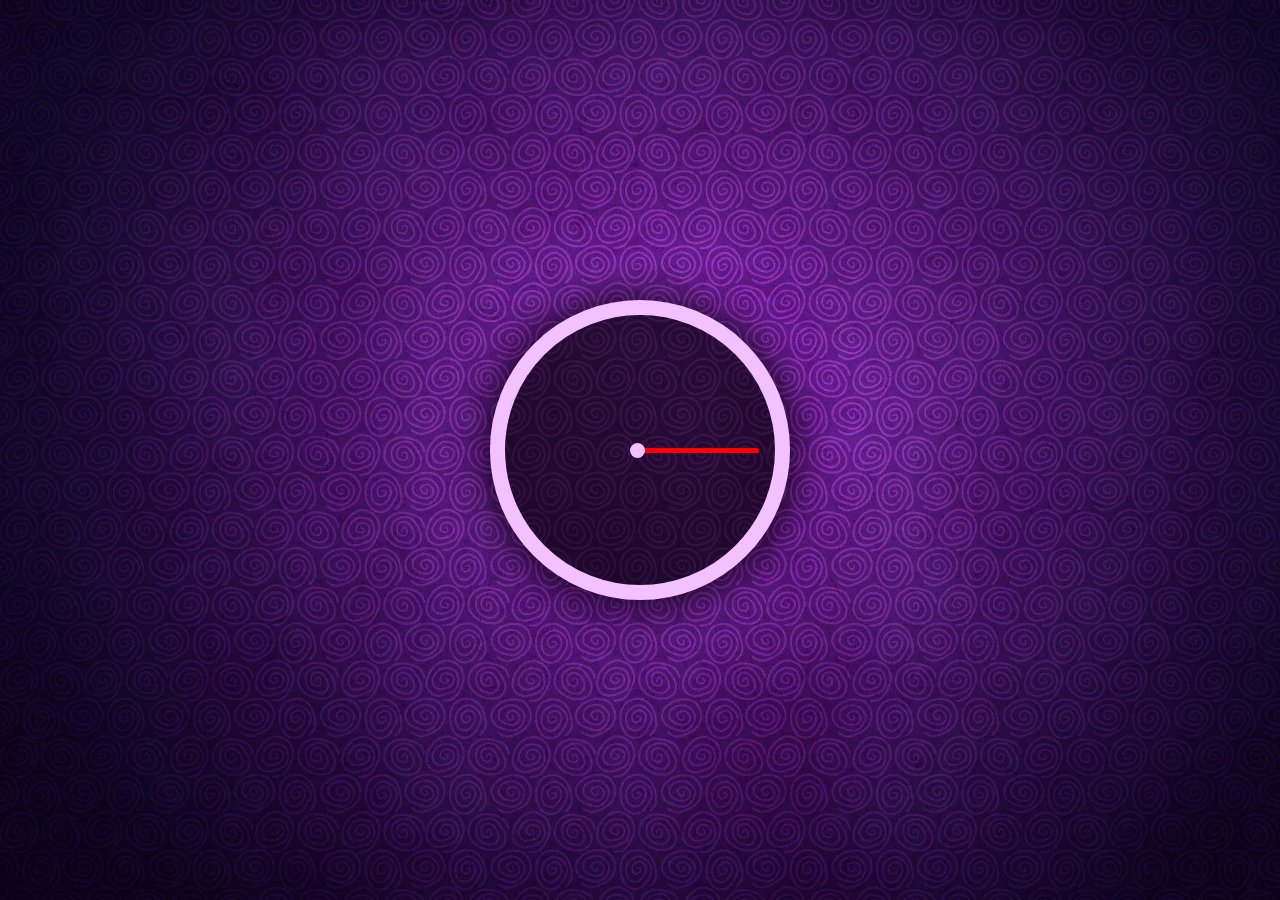
<file: Clock/index.html>
<!DOCTYPE html>
<html lang="en">
  <head>
    <meta charset="UTF-8" />
    <meta http-equiv="X-UA-Compatible" content="IE=edge" />
    <meta name="viewport" content="width=device-width, initial-scale=1.0" />
    <link rel="stylesheet" href="style.css" />
    <title>JS+Css Clock</title>
  </head>
  <body>
    <div class="container">
      <div class="clock">
        <div class="center"></div>
        <div id="hourScarf"></div>
        <div id="minuteScarf"></div>
        <div id="secondScarf"></div>
      </div>
    </div>
  </body>
  <script src="script.js"></script>
</html>
</file>
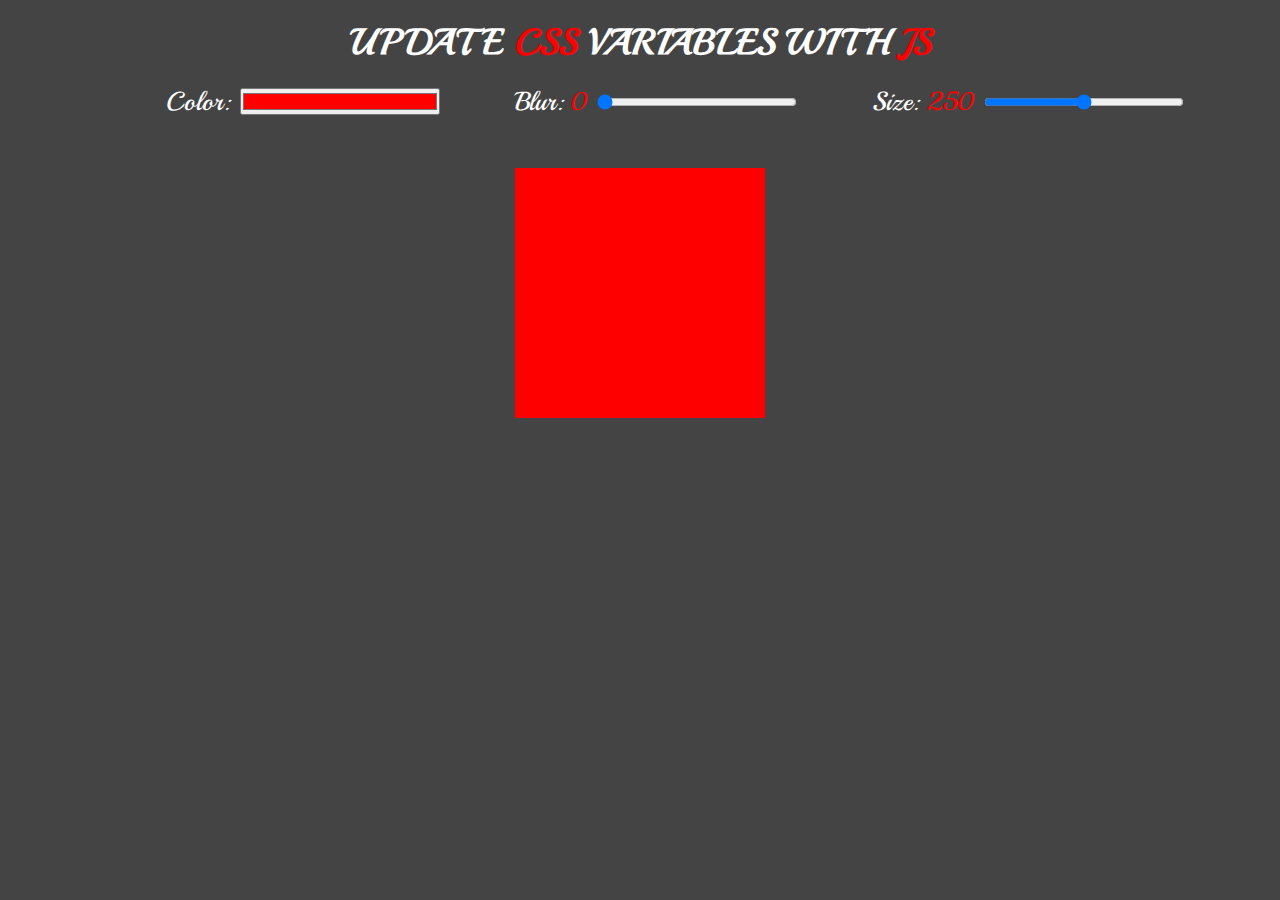
<file: CSS Variables/index.html>
<!DOCTYPE html>
<html lang="en">
<head>
    <meta charset="UTF-8">
    <meta http-equiv="X-UA-Compatible" content="IE=edge">
    <meta name="viewport" content="width=device-width, initial-scale=1.0">
    <link rel="stylesheet" href="style.css">
    <title>CSS Variables</title>
</head>
<body>
    <h1>update <span>css</span> variables with <span>js</span></h1>
    <div id="controls">
        <label for="color">Color:</label>
        <input type="color" name="color" id="color" value="#FF0000">
    
        <label for="blur">Blur: <span id="blurValue">0</span></label>
        <input type="range" name="blur" id="blur" min="0" max="100" value="0" data-suffix="px">
    
        <label for="size">Size: <span id="sizeValue">250</span></label>
        <input type="range" name="size" id="size" min="0" max="500" value="250" data-suffix="px">
    </div>
    <div id="content"></div>
</body>

<script>
    let inputs = document.querySelectorAll("input");
    inputs.forEach(input => input.addEventListener("change",updateValues));
    inputs.forEach(input => input.addEventListener("mousemove",updateValues));
    
    function updateValues(){
        let suffix = this.dataset.suffix || "";
        document.documentElement.style.setProperty(`--${this.name}`, this.value + suffix);
        document.getElementById(`${this.name}Value`).textContent = this.value;
    }
</script>
</html>
</file>
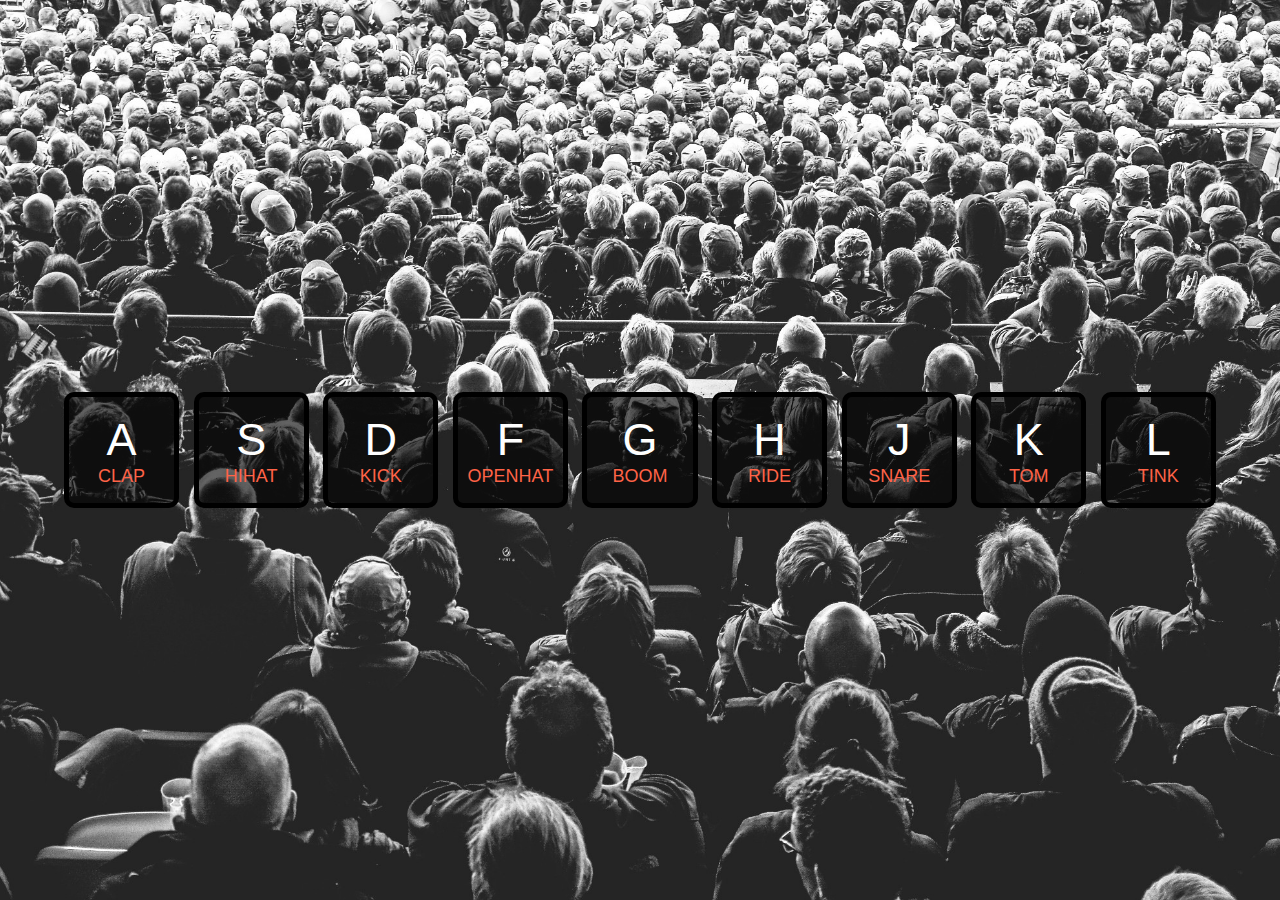
<file: Drum Kit/index.html>
<!DOCTYPE html>
<html lang="en">
<head>
    <meta charset="UTF-8">
    <meta http-equiv="X-UA-Compatible" content="IE=edge">
    <meta name="viewport" content="width=device-width, initial-scale=1.0">
    <link rel="stylesheet" href="style.css">
    <title>01 - JavaScript Drum Kit</title>
</head>
<body>
    <div class="container">
        <button onclick="play(this.getAttribute('key'))" key="a" type="button">
            <span class="letterName">a</span>
            <span class="description">clap</span>
        </button>
        <button onclick="play(this.getAttribute('key'))" key="s" type="button">
            <span class="letterName">s</span>
            <span class="description">hihat</span>
        </button>
        <button onclick="play(this.getAttribute('key'))" key="d" type="button">
            <span class="letterName">d</span>
            <span class="description">kick</span>
        </button>
        <button onclick="play(this.getAttribute('key'))" key="f" type="button">
            <span class="letterName">f</span>
            <span class="description">openhat</span>
        </button>
        <button onclick="play(this.getAttribute('key'))" key="g" type="button">
            <span class="letterName">g</span>
            <span class="description">boom</span>
        </button>
        <button onclick="play(this.getAttribute('key'))" key="h" type="button">
            <span class="letterName">h</span>
            <span class="description">ride</span>
        </button>
        <button onclick="play(this.getAttribute('key'))" key="j" type="button">
            <span class="letterName">j</span>
            <span class="description">snare</span>
        </button>
        <button onclick="play(this.getAttribute('key'))" key="k" type="button">
            <span class="letterName">k</span>
            <span class="description">tom</span>
        </button>
        <button onclick="play(this.getAttribute('key'))" key="l" type="button">
            <span class="letterName">l</span>
            <span class="description">tink</span>
        </button>
    </div>



    <audio key="a" src="sounds/clap.wav"></audio>
    <audio key="s" src="sounds/hihat.wav"></audio>
    <audio key="d" src="sounds/kick.wav"></audio>
    <audio key="f" src="sounds/openhat.wav"></audio>
    <audio key="g" src="sounds/boom.wav"></audio>
    <audio key="h" src="sounds/ride.wav"></audio>
    <audio key="j" src="sounds/snare.wav"></audio>
    <audio key="k" src="sounds/tom.wav"></audio>
    <audio key="l" src="sounds/tink.wav"></audio>
</body>
<script src="script.js"></script>
</html>
</file>
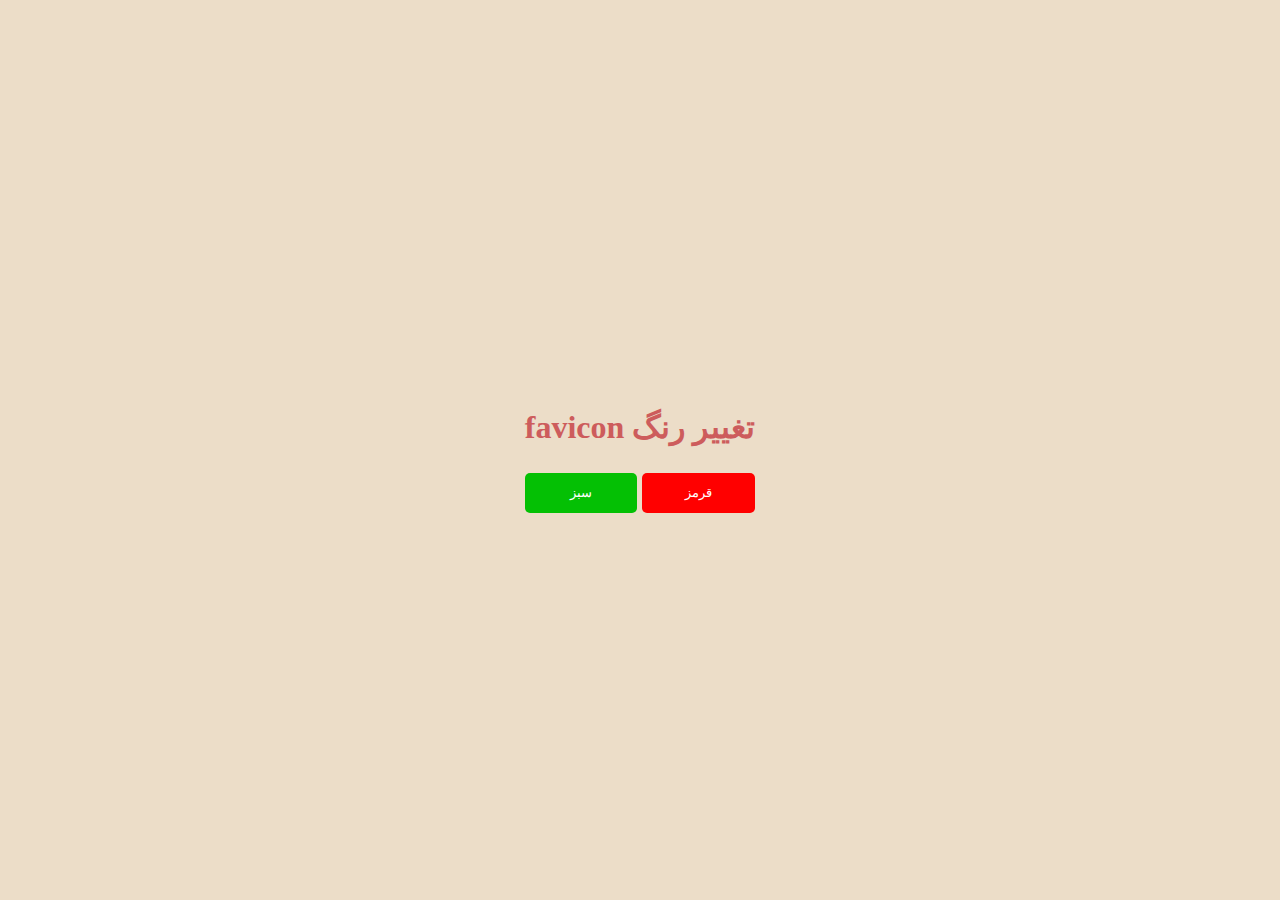
<file: Favicon changer/index.html>
<html lang="en">
<head>
    <meta charset="UTF-8">
    <meta http-equiv="X-UA-Compatible" content="IE=edge">
    <meta name="viewport" content="width=device-width, initial-scale=1.0">
    <link rel="stylesheet" href="styles.css">
    <link id="favIcon" rel="shortcut icon" href="img/faviconTwo.png" type="image/x-icon">
    <title>Document</title>
</head>
<body>
    <div class="container">
        <h1>تغییر رنگ favicon</h1>
        <button class="active" id="green" onclick="toggleFavIcon(this)">سبز</button>
        <button id="red" onclick="toggleFavIcon(this)">قرمز</button>
    </div>
</body>
<script src="script.js"></script>
</html>
</file>
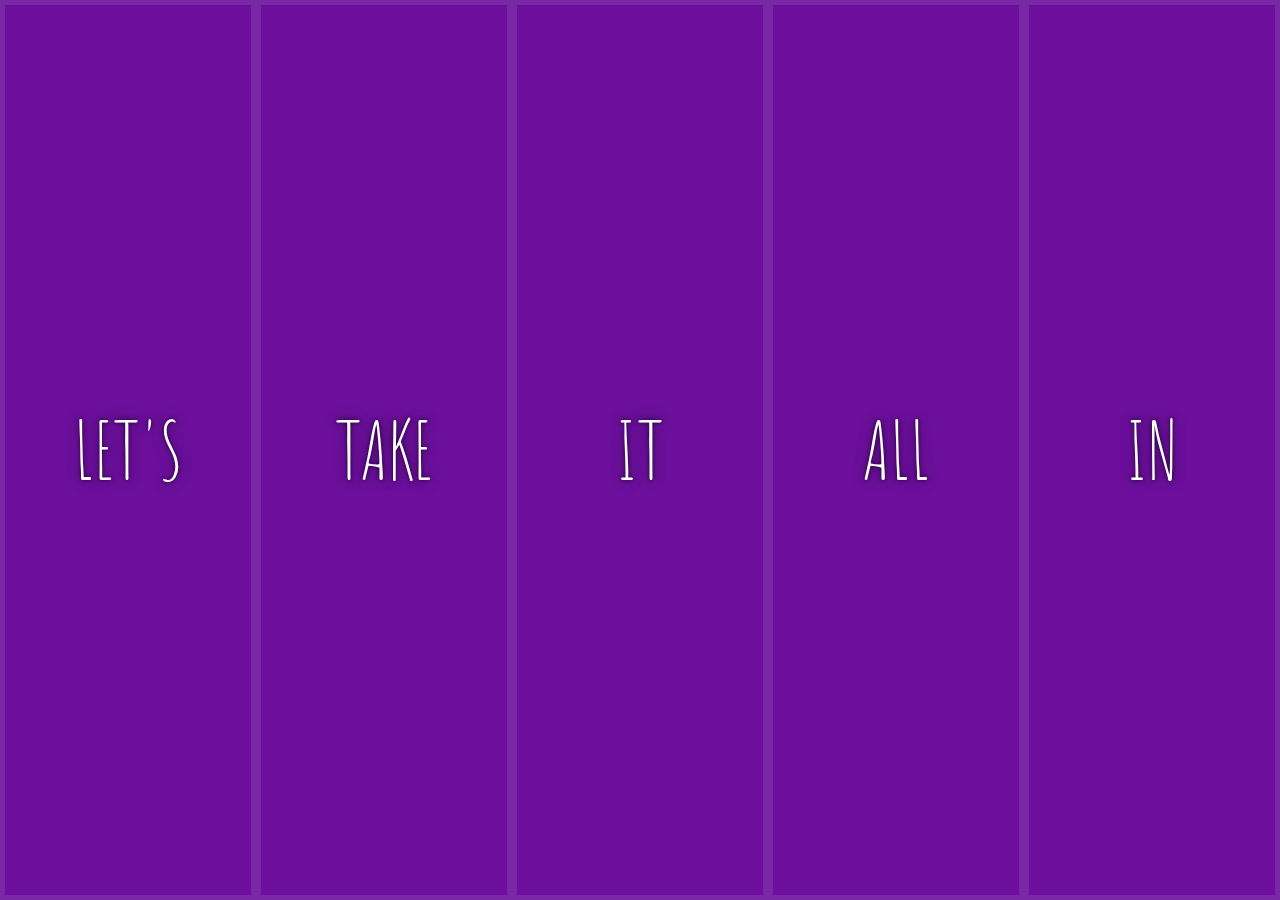
<file: Flex Panel Gallery/index.html>
<!DOCTYPE html>
<html lang="en">
<head>
  <meta charset="UTF-8">
  <title>Flex Panels 💪</title>
  <link href='https://fonts.googleapis.com/css?family=Amatic+SC' rel='stylesheet' type='text/css'>
  <link rel="stylesheet" href="style.css">
</head>
<body>
  <div class="panels">
    <div class="panel panel1">
      <p>Hey</p>
      <p>Let's</p>
      <p>Dance</p>
    </div>
    <div class="panel panel2">
      <p>Give</p>
      <p>Take</p>
      <p>Receive</p>
    </div>
    <div class="panel panel3">
      <p>Experience</p>
      <p>It</p>
      <p>Today</p>
    </div>
    <div class="panel panel4">
      <p>Give</p>
      <p>All</p>
      <p>You can</p>
    </div>
    <div class="panel panel5">
      <p>Life</p>
      <p>In</p>
      <p>Motion</p>
    </div>
  </div>

  <script>
    const panels = document.querySelectorAll(".panel");
    panels.forEach(panel => panel.addEventListener('click', function() {
      panel.classList.toggle('open');
      setTimeout(function(){
        panel.classList.toggle('open-active');
      },500);
    }));
  </script>



</body>
</html>
</file>
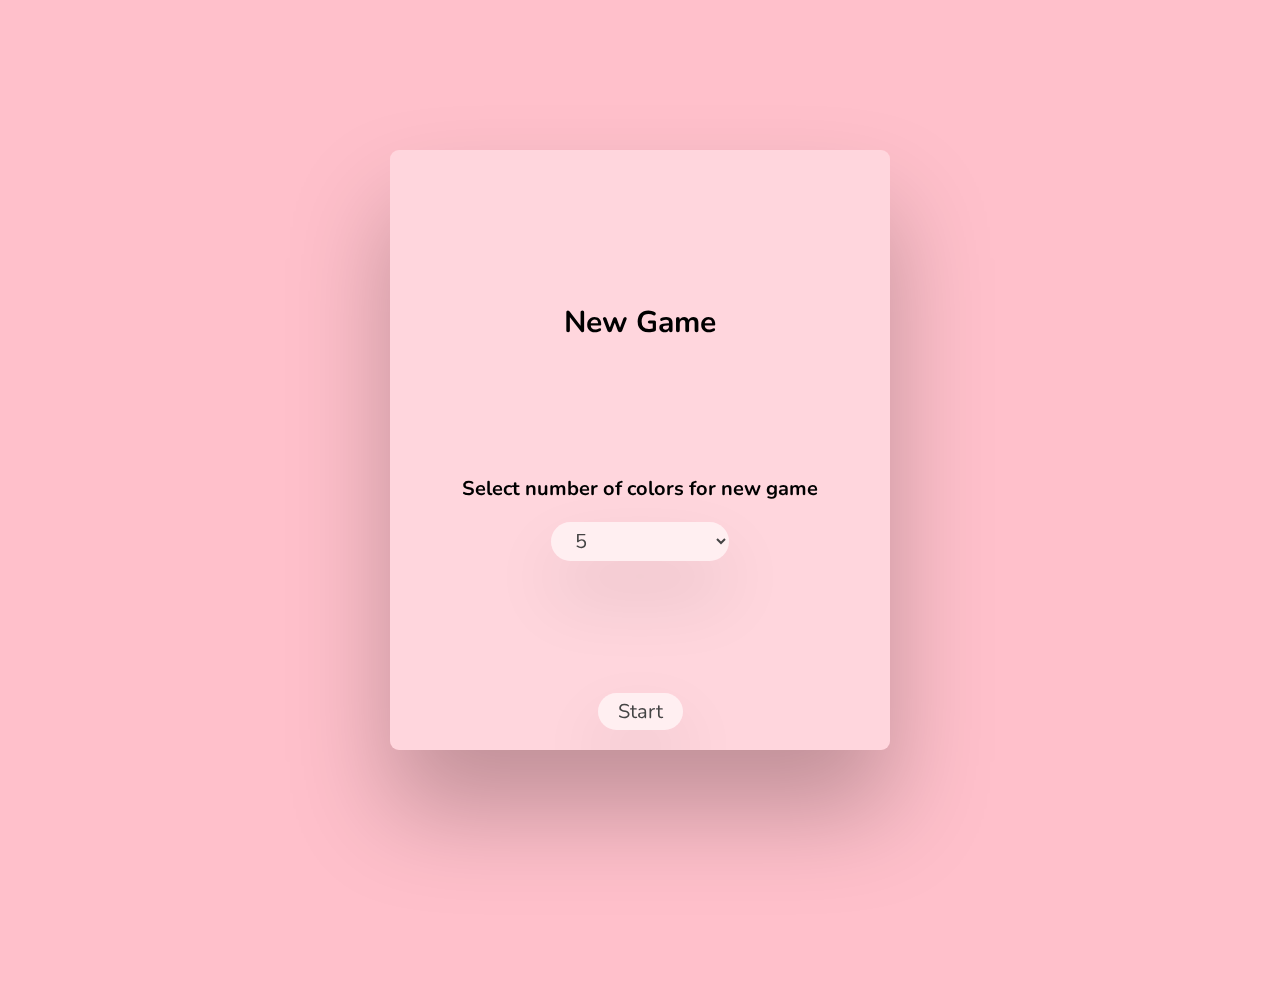
<file: Mastermind/index.html>
<!DOCTYPE html>
<html lang="en">

<head>
    <meta charset="UTF-8">
    <meta http-equiv="X-UA-Compatible" content="IE=edge">
    <meta name="viewport" content="width=device-width, initial-scale=1.0">
    <link id="favIcon" rel="icon" href="favIcon/1.png" type="image/gif">
    <link rel="stylesheet" href="styles/css/style.css">
    <link rel="stylesheet" href="Fontawesome/css/all.min.css">
    <title>Mastermind</title>
</head>

<body>
    <header id="header">
        <div>
            <img id="logo" src="favIcon/1.png" alt="logo">
            <h1>Mastermind</h1>
        </div>
        <button type="button" onclick="showNewGameSection()">New Game</button>
    </header>



    <main>
        <section id="gameBoard">
            <div id="displayPane" data-navstatus="expanded"></div>
            <div>
                <div>
                    <button type="button" id="fillRow">Fill Row</button>
                    <button type="button" onclick="checkColors()" id="check">Check</button>
                </div>
            </div>
        </section>

        <section id="leaderBoardSection">
            <h2>Leaderboard</h2>
            <table>
                <tr>
                    <td>rank</td>
                    <td></td>
                    <td>user</td>
                    <td>moves</td>
                    <td>time</td>
                </tr>
                <tr>
                    <td>1</td>
                    <td><img class="profile" src="profile_seyyedparsa.jpg" alt="profile"></td>
                    <td>Seyyed Parsa</td>
                    <td>3</td>
                    <td>0:20</td>
                </tr>
                <tr>
                    <td>2</td>
                    <td><img class="profile" src="profile_hamed.jpg" alt="profile"></td>
                    <td>Hamed</td>
                    <td>5</td>
                    <td>0:30</td>
                </tr>
                <tr>
                    <td>3</td>
                    <td><img class="profile" src="profile_amirreza.jpg" alt="profile"></td>
                    <td>Amirreza</td>
                    <td>7</td>
                    <td>1:00</td>
                </tr>
            </table>
        </section>

        <section id="gameStatsSection">
            <h2>Stats</h2>
            <table id="statsTable">
                <tr>
                    <td>Minimum Moves:</td>
                    <td id="statMove">not recorded</td>
                </tr>
                <tr>
                    <td>Best Time:</td>
                    <td id="statTime"><span id="statTimeMin"></span><span id="statTimeSec"></span>not recorded</td>
                </tr>
            </table>
        </section>

        <section id="helpSection">
            <h2>Help</h2>
            <p>In this game computer will select a few colors and put them into a specific order! your duty is to Decode
                that mystery, but you are not alone! we are here to help you! click/touch any black circle to change its
                color and then just submit your guess, congratulations if black circle appears around! you've found part
                of the secret code in the right place! if you see white circle around, don't worry! you've guessed the
                right color but in the wrong place :( try that color in another place, hope you find right one! and at
                the end if you don't see any reactions, unfortunately neither color nor place is correct! try other
                colors, you can win!</p>
        </section>
    </main>

    <nav id="navBar">
        <div>
            <input type="checkbox" name="navBarCollapse">
            <label for="navBarCollapse">
                <i title="Collapse" id="collapseIcon" class="fas fa-sign-in-alt"></i>
                <i title="Expand" id="expandIcon" class="fas fa-sign-out-alt"></i>
            </label>
        </div>
        <ul id="navList">
            <li class="activeIcon">
                <i class="fas fa-gamepad-alt iconSolid"></i>
                <i class="far fa-gamepad-alt iconRegular"></i>
                <span>Game</span>
            </li>
            <li>
                <i class="fas fa-medal iconSolid"></i>
                <i class="fal fa-medal iconRegular"></i>
                <span>Leaderboard</span>
            </li>
            <li>
                <i class="fas fa-chart-pie-alt iconSolid"></i>
                <i class="fal fa-chart-pie-alt iconRegular"></i>
                <span>Stats</span>
            </li>
            <li>
                <i class="fas fa-book-open iconSolid HTPIcon navIcon"></i>
                <i class="far fa-book-open iconRegular HTPIcon navIcon"></i>
                <span>How to play</span>
            </li>
        </ul>
    </nav>

    <section id="newGame">
        <div>
            <h2 id="gameStatus"></h2>
            <h2 id="newGameStats"></h2>
            <h2>New Game</h2>
            <div>
                Select number of colors for new game
                <select name="rows" id="gameRows">
                    <option value="2">2</option>
                    <option value="3">3</option>
                    <option value="4">4</option>
                    <option value="5" selected>5</option>
                    <option value="6">6</option>
                    <option value="7">7</option>
                    <option value="8">8</option>
                    <option value="9">9</option>
                </select>
            </div>
            <div>
                <button type="button" onclick="initGame()">Start</button>
            </div>
        </div>
    </section>


    <div id="outerColorSelect">
        <div id="colorSelect">
            <div id="closeDiv"><i class="fas fa-times"></i></div>
            <div id="innerColorSelect">
                <div data-color="orange" class="selectMenu orange"></div>
                <div data-color="red" class="selectMenu red"></div>
                <div data-color="green" class="selectMenu green"></div>
                <div data-color="yellow" class="selectMenu yellow"></div>
                <div data-color="lightBlue" class="selectMenu lightBlue"></div>
                <div data-color="darkBlue" class="selectMenu darkBlue"></div>
                <div data-color="purple" class="selectMenu purple"></div>
                <div data-color="pink" class="selectMenu pink"></div>
                <div data-color="gray" class="selectMenu gray"></div>
            </div>
            <div id="selectPreview"></div>
        </div>
    </div>



    <div class="pyro">
        <div class="before"></div>
        <div class="after"></div>
    </div>


    <audio src="nextRow.mp3" id="nextRowSound"></audio>
    <audio src="nextColumn.mp3" id="nextColumnSound"></audio>
    <audio src="winning.mp3" id="winningSound"></audio>
    <audio src="loosing.mp3" id="loosingSound"></audio>
</body>

<script src="favIcon/favIcon.js"></script>
<script src="script.js"></script>

</html>
</file>
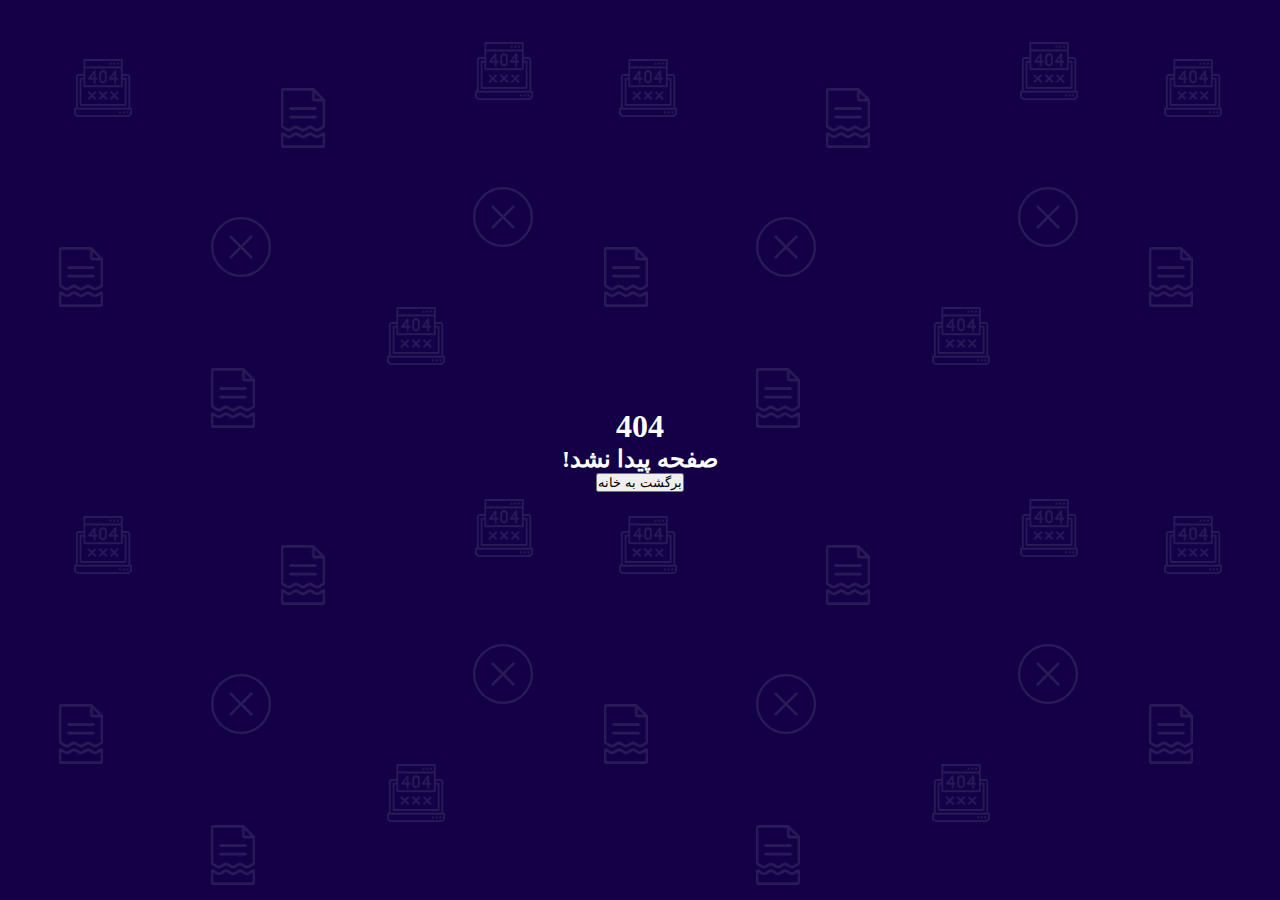
<file: Page 404/index.html>
<!DOCTYPE html>
<html lang="en">
<head>
    <meta charset="UTF-8">
    <meta http-equiv="X-UA-Compatible" content="IE=edge">
    <meta name="viewport" content="width=device-width, initial-scale=1.0">
    <link rel="stylesheet" href="style.css">
    <title>404 Not Found</title>
</head>
<body>
    <h1>404</h1>
    <h2>صفحه پیدا نشد!</h2>
    <button type="button">برگشت به خانه</button>
</body>


<script src="script.js"></script>
</html>
</file>
<file: Clock/style.css>
*{
    margin: 0;
    padding: 0;
    box-sizing: border-box;
}

body{
    width: 100vw;
    height: 100vh;
    background: url(background.jpg) no-repeat center/cover;
    display: flex;
    justify-content: center;
    align-items: center;
}

.container{
    width: 300px;
    height: 300px;
    display: flex;
    justify-content: center;
    align-items: center;
}

.clock{
    position: relative;
    width: 100%;
    height: 100%;
    background: rgba(0, 0, 0, 0.65);
    border: 15px solid #f3c1ff;
    border-radius: 50%;
    box-shadow: 0 0 50px #000;
}

.center{
    position: absolute;
    top: 127.5px;
    left: 125px;
    z-index: 1;
    border-radius: 50%;
    width: 15px;
    height: 15px;
    background: #f3c1ff;
}

#secondScarf{
    position: absolute;
    top: 132.5px;
    left: 132.5px;
    width: 45%;
    height: 5px;
    background: #ff0000;
    border-radius: 5px;
    transform-origin: center left;
}

#hourScarf{
    position: absolute;
    top: 132.5px;
    left: 132.5px;
    width: 30%;
    height: 5px;
    background: #9443bb;
    border-radius: 5px;
    transform-origin: center left;
}

#minuteScarf{
    position: absolute;
    top: 132.5px;
    left: 132.5px;
    width: 40%;
    height: 5px;
    background: #9443bb;
    border-radius: 5px;
    transform-origin: center left;
}
</file>
<file: CSS Variables/style.css>
@import url('https://fonts.googleapis.com/css2?family=Playball&display=swap');


*{
    margin: 0;
    padding: 0;
    box-sizing: border-box;
    font-family: 'Playball', cursive;
}


:root{
    --color: #ff0000;
    --size: 250px;
    --blur: 0px;
}

body{
    background-color: #444;
    height: 100vh;
    display: flex;
    flex-direction: column;
    justify-content: start;
    align-items: center;
}

h1{
    text-transform: uppercase;
    color: #fff;
    font-size: 36px;
    padding: 20px 0;
}

span{
    color: var(--color);
}

label{
    color: #fff;
    font-size: 26px;
    padding: 0 5px 0 70px;
}

#content{
    margin-top: 50px;
    background-color: var(--color);
    width: var(--size);
    height: var(--size);
    filter: blur(var(--blur));
}

input{
    width: 200px;
}
</file>
<file: Drum Kit/style.css>
@media  screen and (max-width:768px) {
    .container{
        display: grid;
        grid-template-rows: 1fr 1fr 1fr 1fr 1fr;
        grid-template-columns: 1fr 1fr;
        gap: 10px;
    }
    button{
        height: 100%!important;
        width: 100%!important;
        aspect-ratio: unset!important;
    }
}

@media  screen and (min-width:769px) {
    .container{
        display: flex;
        justify-content: space-between;
        align-items: center;
    }
}


*{
    margin: 0;
    padding: 0;
    box-sizing: border-box;
}

body{
    background: url(./images/background.jpg) no-repeat center/ cover;
    height: 100vh;
    width: 100vw;
    display: flex;
    justify-content: center;
    align-items: center;
}

.container{
    width: 90%;
    height: 80%;
}


button{
    width: 10%;
    aspect-ratio: 1/1;
    background-color: rgba(0, 0, 0, 0.6);
    border: 5px solid black;
    border-radius: 10px;
    display: flex;
    justify-content: center;
    align-items: center;
    flex-direction: column;
    transition: all .05s ease;
}


button.active{
    background-color: rgb(255, 99, 71, 0.2);
    border-color: tomato;
    transform: scale(1.2);
}

.letterName{
    color: #fff;
    font-size: 5vmin;
    text-transform: uppercase;
}

.description{
    color: tomato;
    font-size: 2vmin;
    text-transform: uppercase;
}
</file>
<file: Favicon changer/styles.css>
body{
    background-color: rgb(236, 221, 200);
    display: flex;
    align-items: center;
    justify-content: center;
}
body div{
    display: grid;
    grid-template-columns: 2fr 2fr;
    grid-template-rows: 2fr 1fr;
    grid-gap: 5px;
}

body div h1{
    direction: rtl;
    grid-column: 1/-1;
    color: indianred;
}
#green{
    grid-row: 2;
    background-color: rgb(4, 192, 4);
}

#red{
    grid-row: 2;
    background-color: red;
}

button{
    border: none;
    border-radius: 5px;
    cursor: pointer;
    color: white;
}
</file>
<file: Flex Panel Gallery/style.css>
html {
    box-sizing: border-box;
    background: #ffc600;
    font-family: 'helvetica neue';
    font-size: 20px;
    font-weight: 200;
  }
  
  body {
    margin: 0;
  }
  
  *, *:before, *:after {
    box-sizing: inherit;
  }

  .panels {
    min-height: 100vh;
    width: 100vw;
    overflow: hidden;
    display: flex;
  }

  .panel {
    background: #6B0F9C;
    box-shadow: inset 0 0 0 5px rgba(255,255,255,0.1);
    color: white;
    text-align: center;
    align-items: center;
    /* Safari transitionend event.propertyName === flex */
    /* Chrome + FF transitionend event.propertyName === flex-grow */
    transition:
      font-size 0.7s cubic-bezier(0.61,-0.19, 0.7,-0.11),
      flex 0.7s cubic-bezier(0.61,-0.19, 0.7,-0.11),
      background 0.2s;
    font-size: 20px;
    background-size: cover;
    background-position: center;
    flex: 1;
    display: flex;
    flex-direction: column;
    justify-content: space-around;
  }

  .panel1 { background-image:url(https://source.unsplash.com/gYl-UtwNg_I/1500x1500); }
  .panel2 { background-image:url(https://source.unsplash.com/rFKUFzjPYiQ/1500x1500); }
  .panel3 { background-image:url(https://images.unsplash.com/photo-1465188162913-8fb5709d6d57?ixlib=rb-0.3.5&q=80&fm=jpg&crop=faces&cs=tinysrgb&w=1500&h=1500&fit=crop&s=967e8a713a4e395260793fc8c802901d); }
  .panel4 { background-image:url(https://source.unsplash.com/ITjiVXcwVng/1500x1500); }
  .panel5 { background-image:url(https://source.unsplash.com/3MNzGlQM7qs/1500x1500); }

  /* Flex Children */
  .panel > * {
    margin: 0;
    width: 100%;
    transition: transform 0.5s;
  }

  .panel p {
    text-transform: uppercase;
    font-family: 'Amatic SC', cursive;
    text-shadow: 0 0 4px rgba(0, 0, 0, 0.72), 0 0 14px rgba(0, 0, 0, 0.45);
    font-size: 2em;
  }

  .panel > *:first-child { transform: translateY(-500%); }
  .panel.open-active > *:first-child { transform: translateY(0); }
  .panel > *:last-child { transform: translateY(500%); }
  .panel.open-active > *:last-child { transform: translateY(0); }
  
  .panel p:nth-child(2) {
    font-size: 4em;
  }

  .panel.open {
    font-size: 40px;
    flex: 5;
  }
</file>
<file: Mastermind/styles/css/style.css>
@import url("https://fonts.googleapis.com/css2?family=Nunito&display=swap");
* {
  margin: 0;
  padding: 0;
  box-sizing: border-box;
}

button {
  color: #444;
  background: none;
  border: none;
  font-family: inherit;
  cursor: pointer;
  height: fit-content;
  background-color: rgba(255, 255, 255, 0.6);
  font-size: 1rem;
  padding: 0.25rem 1rem;
  border-radius: 50rem;
  box-shadow: 0 1.75rem 3.5rem rgba(0, 0, 0, 0.1);
}

i {
  color: #c7365f;
  font-size: 2rem;
}

h1 {
  font-size: 2rem;
}

td {
  border: none;
}

div[data-color=black] {
  background: #000;
  cursor: pointer;
}

div[data-color=transparent] {
  background: transparent;
}

div[data-color=red] {
  background: #ff4545;
}

div[data-color=green] {
  background: #53f561;
}

div[data-color=lightBlue] {
  background: #10f5fd;
}

div[data-color=darkBlue] {
  background: #033696;
}

div[data-color=purple] {
  background: #9900ff;
}

div[data-color=yellow] {
  background: #ffe603;
}

div[data-color=orange] {
  background: #ff7300;
}

div[data-color=pink] {
  background: #fa2da5;
}

div[data-color=gray] {
  background: #888;
}

body {
  font-family: "Nunito", sans-serif;
  font-weight: bold;
  height: 100vh;
  width: 100vw;
  overflow: hidden;
  background: pink;
  display: grid;
  grid-template-columns: 3fr 1fr;
  grid-template-rows: 1fr 9fr;
}

#header {
  width: 100%;
  height: 100%;
  background-color: #ffffffbf;
  grid-row: 1 / 2;
  grid-column: 1 / 2;
  overflow: hidden;
  backdrop-filter: blur(200px);
  box-shadow: 0 3rem 5rem rgba(0, 0, 0, 0.25);
  display: flex;
  justify-content: space-between;
  align-items: center;
  padding-left: 20px;
  padding-right: 20px;
}
#header div {
  display: flex;
  align-items: center;
}
#header div #logo {
  width: 1.8rem;
  margin-right: 20px;
}

main {
  grid-row: 2 / -1;
  grid-column: 1 / 2;
  background-color: #ffffff59;
  overflow: hidden;
  backdrop-filter: blur(200px);
  box-shadow: 0 3rem 5rem rgba(0, 0, 0, 0.25);
  border-radius: 9px;
  margin: 5vh;
}

.outerDiv {
  width: 80%;
  height: 80%;
  display: flex;
  align-items: center;
  justify-content: center;
  border-radius: 50%;
  margin: 10%;
}
.outerDiv .innerDiv {
  width: 70%;
  height: 70%;
  border-radius: 50%;
}

nav {
  width: 100%;
  height: 100%;
  background-color: rgba(255, 255, 255, 0.5);
  grid-row: 1 / -1;
  grid-column: 2 / -1;
  overflow: hidden;
  backdrop-filter: blur(200px);
  box-shadow: 0 3rem 5rem rgba(0, 0, 0, 0.25);
  grid-template-rows: 1fr 9fr;
  cursor: pointer;
}
nav > div:first-child {
  border-bottom: 1px solid #ffffffbf;
  display: flex;
  align-items: center;
  justify-content: start;
  padding: 20px;
  height: 10vh;
}
nav > div:first-child label {
  padding: 0 10%;
}
nav > div:first-child label #expandIcon {
  transform: scale(-1);
  display: none;
}
nav > div:first-child input {
  display: none;
}
nav #navList {
  list-style: none;
}
nav #navList li {
  display: flex;
  align-items: center;
}
nav #navList li i {
  padding: 0 10%;
}

#outerColorSelect {
  position: absolute;
  top: 50%;
  left: 50%;
  transform: translateX(-50%) translateY(-50%);
  width: 100vw;
  height: 100vh;
  background-color: transparent;
}

#colorSelect {
  width: 80%;
  display: flex;
}
#colorSelect .selectMenu {
  border-radius: 30%;
  cursor: pointer;
  border: solid #ffffff90;
  border-width: 0.5vw;
  margin: 5px;
}

.fa-gamepad-alt.iconRegular,
.fa-medal.iconSolid,
.fa-chart-pie-alt.iconSolid,
.fa-book-open.iconSolid {
  display: none;
}

#gameBoard {
  display: grid;
  align-items: center;
  justify-content: center;
  grid-template-rows: 9fr 1fr;
  padding: 20px;
  width: 100%;
  height: 100%;
}
#gameBoard #displayPane {
  grid-row: 1;
  display: grid;
}
#gameBoard #displayPane img {
  width: 56%;
  height: 56%;
}
#gameBoard > div:last-child {
  grid-row: 2;
  display: flex;
  justify-content: space-between;
  align-items: center;
  height: 100%;
}
#gameBoard #fillRow {
  width: 10rem;
  margin-right: 2rem;
}

#newGame {
  width: 100vw;
  height: 100vh;
}
#newGame > div {
  position: absolute;
  left: 50%;
  top: 50%;
  transform: translateX(-50%) translateY(-50%);
  width: 80%;
  max-width: 500px;
  height: 80%;
  max-height: 600px;
  display: flex;
  flex-direction: column;
  align-items: center;
  justify-content: space-between;
  padding: 20px;
  z-index: 2;
  background-color: #ffffff59;
  overflow: hidden;
  backdrop-filter: blur(200px);
  box-shadow: 0 3rem 5rem rgba(0, 0, 0, 0.25);
  border-radius: 9px;
}
#newGame > div #gameStatus {
  display: none;
  font-size: 4rem;
}
#newGame > div > :nth-child(4) {
  display: flex;
  flex-direction: column;
  align-items: center;
}
#newGame > div > :nth-child(4) select {
  margin-top: 20px;
  width: 50%;
  color: #444;
  background: none;
  border: none;
  font-family: inherit;
  cursor: pointer;
  height: fit-content;
  background-color: white;
  background-color: rgba(255, 255, 255, 0.6);
  font-size: 1rem;
  outline: 0px;
  padding: 0.25rem 1rem;
  border-radius: 50rem;
  box-shadow: 0 1.75rem 3.5rem rgba(0, 0, 0, 0.1);
}
#newGame > div > :last-child {
  display: flex;
  justify-content: space-around;
  width: 100%;
}

#leaderBoardSection {
  display: flex;
  flex-direction: column;
  align-items: center;
  padding: 20px;
}
#leaderBoardSection table {
  width: 100%;
  height: 100%;
  padding: 20px;
  border-spacing: 0;
  border: none;
}
#leaderBoardSection table tr {
  height: 50px;
  text-align: center;
}
#leaderBoardSection table tr:nth-child(1) {
  background: #ffffffbf;
  border-radius: 100px;
}
#leaderBoardSection table tr td:nth-child(3) {
  text-align: initial;
}
#leaderBoardSection table tr:first-child td:last-child {
  border-top-right-radius: 10px;
  border-bottom-right-radius: 10px;
}
#leaderBoardSection table tr:first-child td:first-child {
  border-top-left-radius: 10px;
  border-bottom-left-radius: 10px;
}
#leaderBoardSection .profile {
  width: 25px;
  height: 25px;
  border-radius: 50%;
  margin-right: 10px;
}

#gameStatsSection {
  display: flex;
  flex-direction: column;
  align-items: center;
  padding: 20px;
}
#gameStatsSection table {
  width: 100%;
  height: 100%;
  padding: 20px;
  border-spacing: 0;
  border: none;
}
#gameStatsSection table tr:nth-child(1) td:first-child {
  border-radius: 10px 10px 0 0;
}
#gameStatsSection table tr:nth-child(2) td:first-child {
  border-radius: 0 0 10px 10px;
}
#gameStatsSection table tr td:first-child {
  background: #ffffffbf;
}
#gameStatsSection table tr td {
  text-align: center;
  padding: 10vh 0;
}

#helpSection {
  display: flex;
  flex-direction: column;
  padding: 20px;
  align-items: center;
  justify-content: flex-start;
}
#helpSection p {
  text-align: justify;
}

#leaderBoardSection {
  display: none;
}

#gameStatsSection {
  display: none;
}

#helpSection {
  display: none;
}

.pyro {
  width: 100vw;
  height: 100vh;
  position: absolute;
  display: none;
}

.pyro > .before,
.pyro > .after {
  position: absolute;
  width: 5px;
  height: 5px;
  border-radius: 50%;
  box-shadow: 0 0 #fff, 0 0 #fff, 0 0 #fff, 0 0 #fff, 0 0 #fff, 0 0 #fff, 0 0 #fff, 0 0 #fff, 0 0 #fff, 0 0 #fff, 0 0 #fff, 0 0 #fff, 0 0 #fff, 0 0 #fff, 0 0 #fff, 0 0 #fff, 0 0 #fff, 0 0 #fff, 0 0 #fff, 0 0 #fff, 0 0 #fff, 0 0 #fff, 0 0 #fff, 0 0 #fff, 0 0 #fff, 0 0 #fff, 0 0 #fff, 0 0 #fff, 0 0 #fff, 0 0 #fff, 0 0 #fff, 0 0 #fff, 0 0 #fff, 0 0 #fff, 0 0 #fff, 0 0 #fff, 0 0 #fff, 0 0 #fff, 0 0 #fff, 0 0 #fff, 0 0 #fff, 0 0 #fff, 0 0 #fff, 0 0 #fff, 0 0 #fff, 0 0 #fff, 0 0 #fff, 0 0 #fff, 0 0 #fff, 0 0 #fff, 0 0 #fff;
  -moz-animation: 1s bang ease-out infinite backwards, 1s gravity ease-in infinite backwards, 5s position linear infinite backwards;
  -webkit-animation: 1s bang ease-out infinite backwards, 1s gravity ease-in infinite backwards, 5s position linear infinite backwards;
  -o-animation: 1s bang ease-out infinite backwards, 1s gravity ease-in infinite backwards, 5s position linear infinite backwards;
  -ms-animation: 1s bang ease-out infinite backwards, 1s gravity ease-in infinite backwards, 5s position linear infinite backwards;
  animation: 1s bang ease-out infinite backwards, 1s gravity ease-in infinite backwards, 5s position linear infinite backwards;
}

.pyro > .after {
  -moz-animation-delay: 1.25s, 1.25s, 1.25s;
  -webkit-animation-delay: 1.25s, 1.25s, 1.25s;
  -o-animation-delay: 1.25s, 1.25s, 1.25s;
  -ms-animation-delay: 1.25s, 1.25s, 1.25s;
  animation-delay: 1.25s, 1.25s, 1.25s;
  -moz-animation-duration: 1.25s, 1.25s, 6.25s;
  -webkit-animation-duration: 1.25s, 1.25s, 6.25s;
  -o-animation-duration: 1.25s, 1.25s, 6.25s;
  -ms-animation-duration: 1.25s, 1.25s, 6.25s;
  animation-duration: 1.25s, 1.25s, 6.25s;
}

@-webkit-keyframes bang {
  to {
    box-shadow: -92px -71.6666666667px #00aaff, 108px -114.6666666667px #d0ff00, -135px -65.6666666667px #ff0900, -4px -71.6666666667px #0095ff, 140px -357.6666666667px #00ff51, 171px -264.6666666667px #ff6200, -187px -249.6666666667px #ffcc00, -54px 59.3333333333px #00ff99, -223px -234.6666666667px #00c8ff, 244px -38.6666666667px #7bff00, 99px -173.6666666667px #ffa200, 172px -276.6666666667px #22ff00, 79px -14.6666666667px #ff0077, 95px -247.6666666667px #ff0099, -222px -305.6666666667px #ff0080, 125px -148.6666666667px #ff6600, -136px -264.6666666667px #ff4d00, 146px -345.6666666667px #00ff59, 88px -52.6666666667px #00d9ff, -59px -255.6666666667px #6200ff, -149px 57.3333333333px #ffe100, -156px -161.6666666667px #37ff00, 131px -29.6666666667px #6200ff, 224px -408.6666666667px #0026ff, 37px 25.3333333333px #00ffa6, -10px 66.3333333333px #00ff48, -237px -265.6666666667px #00ff55, 239px -138.6666666667px #00ffcc, 77px 79.3333333333px #f200ff, 78px -215.6666666667px #ff0095, -47px 58.3333333333px #00ff1e, 159px -222.6666666667px #ffcc00, -29px -305.6666666667px #0040ff, 176px -274.6666666667px #ff00ae, 1px -361.6666666667px darkorange, -123px -383.6666666667px deepskyblue, -77px -240.6666666667px #7bff00, -176px -146.6666666667px #00ff95, 85px -27.6666666667px aqua, 163px -199.6666666667px #5e00ff, 161px 68.3333333333px #b3ff00, 202px -365.6666666667px #7bff00, -55px -60.6666666667px #bb00ff, 6px -208.6666666667px #5100ff, 117px -341.6666666667px #00a2ff, -188px -183.6666666667px #00ff62, -87px -118.6666666667px #7b00ff, 195px -265.6666666667px #ff00b3, 41px -18.6666666667px #00ff8c, 165px -133.6666666667px #00ff62, -45px -311.6666666667px #ff002b;
  }
}
@-moz-keyframes bang {
  to {
    box-shadow: -92px -71.6666666667px #00aaff, 108px -114.6666666667px #d0ff00, -135px -65.6666666667px #ff0900, -4px -71.6666666667px #0095ff, 140px -357.6666666667px #00ff51, 171px -264.6666666667px #ff6200, -187px -249.6666666667px #ffcc00, -54px 59.3333333333px #00ff99, -223px -234.6666666667px #00c8ff, 244px -38.6666666667px #7bff00, 99px -173.6666666667px #ffa200, 172px -276.6666666667px #22ff00, 79px -14.6666666667px #ff0077, 95px -247.6666666667px #ff0099, -222px -305.6666666667px #ff0080, 125px -148.6666666667px #ff6600, -136px -264.6666666667px #ff4d00, 146px -345.6666666667px #00ff59, 88px -52.6666666667px #00d9ff, -59px -255.6666666667px #6200ff, -149px 57.3333333333px #ffe100, -156px -161.6666666667px #37ff00, 131px -29.6666666667px #6200ff, 224px -408.6666666667px #0026ff, 37px 25.3333333333px #00ffa6, -10px 66.3333333333px #00ff48, -237px -265.6666666667px #00ff55, 239px -138.6666666667px #00ffcc, 77px 79.3333333333px #f200ff, 78px -215.6666666667px #ff0095, -47px 58.3333333333px #00ff1e, 159px -222.6666666667px #ffcc00, -29px -305.6666666667px #0040ff, 176px -274.6666666667px #ff00ae, 1px -361.6666666667px darkorange, -123px -383.6666666667px deepskyblue, -77px -240.6666666667px #7bff00, -176px -146.6666666667px #00ff95, 85px -27.6666666667px aqua, 163px -199.6666666667px #5e00ff, 161px 68.3333333333px #b3ff00, 202px -365.6666666667px #7bff00, -55px -60.6666666667px #bb00ff, 6px -208.6666666667px #5100ff, 117px -341.6666666667px #00a2ff, -188px -183.6666666667px #00ff62, -87px -118.6666666667px #7b00ff, 195px -265.6666666667px #ff00b3, 41px -18.6666666667px #00ff8c, 165px -133.6666666667px #00ff62, -45px -311.6666666667px #ff002b;
  }
}
@-o-keyframes bang {
  to {
    box-shadow: -92px -71.6666666667px #00aaff, 108px -114.6666666667px #d0ff00, -135px -65.6666666667px #ff0900, -4px -71.6666666667px #0095ff, 140px -357.6666666667px #00ff51, 171px -264.6666666667px #ff6200, -187px -249.6666666667px #ffcc00, -54px 59.3333333333px #00ff99, -223px -234.6666666667px #00c8ff, 244px -38.6666666667px #7bff00, 99px -173.6666666667px #ffa200, 172px -276.6666666667px #22ff00, 79px -14.6666666667px #ff0077, 95px -247.6666666667px #ff0099, -222px -305.6666666667px #ff0080, 125px -148.6666666667px #ff6600, -136px -264.6666666667px #ff4d00, 146px -345.6666666667px #00ff59, 88px -52.6666666667px #00d9ff, -59px -255.6666666667px #6200ff, -149px 57.3333333333px #ffe100, -156px -161.6666666667px #37ff00, 131px -29.6666666667px #6200ff, 224px -408.6666666667px #0026ff, 37px 25.3333333333px #00ffa6, -10px 66.3333333333px #00ff48, -237px -265.6666666667px #00ff55, 239px -138.6666666667px #00ffcc, 77px 79.3333333333px #f200ff, 78px -215.6666666667px #ff0095, -47px 58.3333333333px #00ff1e, 159px -222.6666666667px #ffcc00, -29px -305.6666666667px #0040ff, 176px -274.6666666667px #ff00ae, 1px -361.6666666667px darkorange, -123px -383.6666666667px deepskyblue, -77px -240.6666666667px #7bff00, -176px -146.6666666667px #00ff95, 85px -27.6666666667px aqua, 163px -199.6666666667px #5e00ff, 161px 68.3333333333px #b3ff00, 202px -365.6666666667px #7bff00, -55px -60.6666666667px #bb00ff, 6px -208.6666666667px #5100ff, 117px -341.6666666667px #00a2ff, -188px -183.6666666667px #00ff62, -87px -118.6666666667px #7b00ff, 195px -265.6666666667px #ff00b3, 41px -18.6666666667px #00ff8c, 165px -133.6666666667px #00ff62, -45px -311.6666666667px #ff002b;
  }
}
@-ms-keyframes bang {
  to {
    box-shadow: -92px -71.6666666667px #00aaff, 108px -114.6666666667px #d0ff00, -135px -65.6666666667px #ff0900, -4px -71.6666666667px #0095ff, 140px -357.6666666667px #00ff51, 171px -264.6666666667px #ff6200, -187px -249.6666666667px #ffcc00, -54px 59.3333333333px #00ff99, -223px -234.6666666667px #00c8ff, 244px -38.6666666667px #7bff00, 99px -173.6666666667px #ffa200, 172px -276.6666666667px #22ff00, 79px -14.6666666667px #ff0077, 95px -247.6666666667px #ff0099, -222px -305.6666666667px #ff0080, 125px -148.6666666667px #ff6600, -136px -264.6666666667px #ff4d00, 146px -345.6666666667px #00ff59, 88px -52.6666666667px #00d9ff, -59px -255.6666666667px #6200ff, -149px 57.3333333333px #ffe100, -156px -161.6666666667px #37ff00, 131px -29.6666666667px #6200ff, 224px -408.6666666667px #0026ff, 37px 25.3333333333px #00ffa6, -10px 66.3333333333px #00ff48, -237px -265.6666666667px #00ff55, 239px -138.6666666667px #00ffcc, 77px 79.3333333333px #f200ff, 78px -215.6666666667px #ff0095, -47px 58.3333333333px #00ff1e, 159px -222.6666666667px #ffcc00, -29px -305.6666666667px #0040ff, 176px -274.6666666667px #ff00ae, 1px -361.6666666667px darkorange, -123px -383.6666666667px deepskyblue, -77px -240.6666666667px #7bff00, -176px -146.6666666667px #00ff95, 85px -27.6666666667px aqua, 163px -199.6666666667px #5e00ff, 161px 68.3333333333px #b3ff00, 202px -365.6666666667px #7bff00, -55px -60.6666666667px #bb00ff, 6px -208.6666666667px #5100ff, 117px -341.6666666667px #00a2ff, -188px -183.6666666667px #00ff62, -87px -118.6666666667px #7b00ff, 195px -265.6666666667px #ff00b3, 41px -18.6666666667px #00ff8c, 165px -133.6666666667px #00ff62, -45px -311.6666666667px #ff002b;
  }
}
@keyframes bang {
  to {
    box-shadow: -92px -71.6666666667px #00aaff, 108px -114.6666666667px #d0ff00, -135px -65.6666666667px #ff0900, -4px -71.6666666667px #0095ff, 140px -357.6666666667px #00ff51, 171px -264.6666666667px #ff6200, -187px -249.6666666667px #ffcc00, -54px 59.3333333333px #00ff99, -223px -234.6666666667px #00c8ff, 244px -38.6666666667px #7bff00, 99px -173.6666666667px #ffa200, 172px -276.6666666667px #22ff00, 79px -14.6666666667px #ff0077, 95px -247.6666666667px #ff0099, -222px -305.6666666667px #ff0080, 125px -148.6666666667px #ff6600, -136px -264.6666666667px #ff4d00, 146px -345.6666666667px #00ff59, 88px -52.6666666667px #00d9ff, -59px -255.6666666667px #6200ff, -149px 57.3333333333px #ffe100, -156px -161.6666666667px #37ff00, 131px -29.6666666667px #6200ff, 224px -408.6666666667px #0026ff, 37px 25.3333333333px #00ffa6, -10px 66.3333333333px #00ff48, -237px -265.6666666667px #00ff55, 239px -138.6666666667px #00ffcc, 77px 79.3333333333px #f200ff, 78px -215.6666666667px #ff0095, -47px 58.3333333333px #00ff1e, 159px -222.6666666667px #ffcc00, -29px -305.6666666667px #0040ff, 176px -274.6666666667px #ff00ae, 1px -361.6666666667px darkorange, -123px -383.6666666667px deepskyblue, -77px -240.6666666667px #7bff00, -176px -146.6666666667px #00ff95, 85px -27.6666666667px aqua, 163px -199.6666666667px #5e00ff, 161px 68.3333333333px #b3ff00, 202px -365.6666666667px #7bff00, -55px -60.6666666667px #bb00ff, 6px -208.6666666667px #5100ff, 117px -341.6666666667px #00a2ff, -188px -183.6666666667px #00ff62, -87px -118.6666666667px #7b00ff, 195px -265.6666666667px #ff00b3, 41px -18.6666666667px #00ff8c, 165px -133.6666666667px #00ff62, -45px -311.6666666667px #ff002b;
  }
}
@-webkit-keyframes gravity {
  to {
    transform: translateY(200px);
    -moz-transform: translateY(200px);
    -webkit-transform: translateY(200px);
    -o-transform: translateY(200px);
    -ms-transform: translateY(200px);
    opacity: 0;
  }
}
@-moz-keyframes gravity {
  to {
    transform: translateY(200px);
    -moz-transform: translateY(200px);
    -webkit-transform: translateY(200px);
    -o-transform: translateY(200px);
    -ms-transform: translateY(200px);
    opacity: 0;
  }
}
@-o-keyframes gravity {
  to {
    transform: translateY(200px);
    -moz-transform: translateY(200px);
    -webkit-transform: translateY(200px);
    -o-transform: translateY(200px);
    -ms-transform: translateY(200px);
    opacity: 0;
  }
}
@-ms-keyframes gravity {
  to {
    transform: translateY(200px);
    -moz-transform: translateY(200px);
    -webkit-transform: translateY(200px);
    -o-transform: translateY(200px);
    -ms-transform: translateY(200px);
    opacity: 0;
  }
}
@keyframes gravity {
  to {
    transform: translateY(200px);
    -moz-transform: translateY(200px);
    -webkit-transform: translateY(200px);
    -o-transform: translateY(200px);
    -ms-transform: translateY(200px);
    opacity: 0;
  }
}
@-webkit-keyframes position {
  0%, 19.9% {
    margin-top: 10%;
    margin-left: 40%;
  }
  20%, 39.9% {
    margin-top: 40%;
    margin-left: 30%;
  }
  40%, 59.9% {
    margin-top: 20%;
    margin-left: 70%;
  }
  60%, 79.9% {
    margin-top: 30%;
    margin-left: 20%;
  }
  80%, 99.9% {
    margin-top: 30%;
    margin-left: 80%;
  }
}
@-moz-keyframes position {
  0%, 19.9% {
    margin-top: 10%;
    margin-left: 40%;
  }
  20%, 39.9% {
    margin-top: 40%;
    margin-left: 30%;
  }
  40%, 59.9% {
    margin-top: 20%;
    margin-left: 70%;
  }
  60%, 79.9% {
    margin-top: 30%;
    margin-left: 20%;
  }
  80%, 99.9% {
    margin-top: 30%;
    margin-left: 80%;
  }
}
@-o-keyframes position {
  0%, 19.9% {
    margin-top: 10%;
    margin-left: 40%;
  }
  20%, 39.9% {
    margin-top: 40%;
    margin-left: 30%;
  }
  40%, 59.9% {
    margin-top: 20%;
    margin-left: 70%;
  }
  60%, 79.9% {
    margin-top: 30%;
    margin-left: 20%;
  }
  80%, 99.9% {
    margin-top: 30%;
    margin-left: 80%;
  }
}
@-ms-keyframes position {
  0%, 19.9% {
    margin-top: 10%;
    margin-left: 40%;
  }
  20%, 39.9% {
    margin-top: 40%;
    margin-left: 30%;
  }
  40%, 59.9% {
    margin-top: 20%;
    margin-left: 70%;
  }
  60%, 79.9% {
    margin-top: 30%;
    margin-left: 20%;
  }
  80%, 99.9% {
    margin-top: 30%;
    margin-left: 80%;
  }
}
@keyframes position {
  0%, 19.9% {
    margin-top: 10%;
    margin-left: 40%;
  }
  20%, 39.9% {
    margin-top: 40%;
    margin-left: 30%;
  }
  40%, 59.9% {
    margin-top: 20%;
    margin-left: 70%;
  }
  60%, 79.9% {
    margin-top: 30%;
    margin-left: 20%;
  }
  80%, 99.9% {
    margin-top: 30%;
    margin-left: 80%;
  }
}
@media only screen and (max-width: 480px) and (orientation: portrait) {
  html {
    font-size: 12px;
  }

  p {
    font-size: small;
  }

  body {
    grid-template-columns: 1fr;
    grid-template-rows: 1fr 8fr 1fr;
  }

  main {
    grid-row: 2 / -2;
    grid-column: 1 / -1;
  }

  nav {
    grid-row: -2 / -1;
    grid-column: 1 / -1;
  }
  nav > div:first-child {
    display: none;
  }

  #navList {
    display: flex;
    height: 100%;
    width: 100%;
  }
  #navList li {
    width: 25%;
    flex-direction: column;
    justify-content: center;
    align-items: center;
    border: none;
    padding: 5px 0;
  }
  #navList li i {
    padding: 0;
  }
  #navList li span {
    font-size: 1rem;
  }

  #displayPane {
    transform-origin: center;
    transform: rotateZ(270deg);
    width: calc((70vh - 40px) * 0.9);
  }

  #selectPane {
    display: flex;
    flex-direction: column;
    justify-content: center;
  }

  #colorSelect {
    position: absolute;
    width: 40%;
    aspect-ratio: 10/16;
    top: 50%;
    left: 50%;
    transform: translateX(-50%) translateY(-50%);
    display: flex;
    flex-direction: column;
    align-items: flex-end;
    background-color: #ffffff59;
    overflow: hidden;
    backdrop-filter: blur(200px);
    box-shadow: 0 3rem 5rem rgba(0, 0, 0, 0.25);
    border-radius: 9px;
    padding: 10px;
  }

  #innerColorSelect {
    display: flex;
    flex-wrap: wrap;
    width: 100%;
    height: 62.5%;
  }

  #closeDiv {
    display: flex;
    align-items: center;
    justify-content: center;
    width: 20%;
    height: 12.5%;
    margin-right: 5px;
    overflow: hidden;
  }
  #closeDiv i {
    font-size: 6vw;
  }

  #selectPreview {
    width: 100%;
    display: grid;
  }
  #selectPreview .outerDiv {
    width: 100%;
    height: 100%;
  }

  .selectMenu {
    width: calc((100% / 3) - 10px);
  }

  #gameBoard > div:last-child {
    width: 100%;
  }
  #gameBoard > div:last-child > div:first-child {
    width: 100%;
    display: flex;
    justify-content: center;
  }
}
@media only screen and (max-width: 480px) and (orientation: landscape) {
  html {
    font-size: 12px;
  }

  #gameBoard > div:last-child {
    justify-content: flex-end;
  }

  #colorSelect {
    position: absolute;
    max-width: 20vw;
    max-height: 70vh;
    aspect-ratio: 10/16;
    top: 50%;
    left: 50%;
    transform: translateX(-50%) translateY(-50%);
    display: flex;
    flex-direction: column;
    align-items: flex-end;
    background-color: #ffffff59;
    overflow: hidden;
    backdrop-filter: blur(200px);
    box-shadow: 0 3rem 5rem rgba(0, 0, 0, 0.25);
    border-radius: 9px;
    padding: 10px;
  }

  #innerColorSelect {
    display: flex;
    flex-wrap: wrap;
    width: 100%;
    height: 62.5%;
  }

  #closeDiv {
    display: flex;
    align-items: center;
    justify-content: center;
    width: 20%;
    height: 12.5%;
    margin-right: 5px;
    overflow: hidden;
  }
  #closeDiv i {
    font-size: 1.5rem;
  }

  #selectPreview {
    width: 100%;
    display: grid;
  }
  #selectPreview .outerDiv {
    width: 100%;
    height: 100%;
  }

  .selectMenu {
    width: calc((100% / 3) - 10px);
  }

  #navList {
    height: 90vh;
  }
  #navList li {
    padding: 0 20px;
    height: 25%;
  }

  #displayPane {
    width: 100%;
  }

  #displayPane[data-navstatus=expanded] {
    max-height: calc(70vh - 40px);
    width: calc(75vw - 10vh - 40px);
  }

  #displayPane[data-navstatus=collapsed] {
    max-height: calc(70vh - 40px);
    width: calc(100vw - 5rem - 10vh - 40px);
  }
}
@media only screen and (min-width: 481px) and (max-width: 768px) and (orientation: portrait) {
  html {
    font-size: 14px;
  }

  p {
    font-size: small;
  }

  body {
    grid-template-columns: 1fr;
    grid-template-rows: 1fr 8fr 1fr;
  }

  main {
    grid-row: 2 / -2;
    grid-column: 1 / -1;
  }

  nav {
    grid-row: -2 / -1;
    grid-column: 1 / -1;
  }
  nav > div:first-child {
    display: none;
  }

  #navList {
    display: flex;
    height: 100%;
    width: 100%;
  }
  #navList li {
    width: 25%;
    flex-direction: column;
    justify-content: center;
    align-items: center;
    border: none;
    padding: 5px 0;
  }
  #navList li i {
    padding: 0;
  }
  #navList li span {
    font-size: 1rem;
  }

  #displayPane {
    transform-origin: center;
    transform: rotateZ(270deg);
    width: calc((70vh - 40px) * 0.9);
  }

  #selectPane {
    display: flex;
    flex-direction: column;
    justify-content: center;
  }

  #colorSelect {
    position: absolute;
    width: 40%;
    aspect-ratio: 10/16;
    top: 50%;
    left: 50%;
    transform: translateX(-50%) translateY(-50%);
    display: flex;
    flex-direction: column;
    align-items: flex-end;
    background-color: #ffffff59;
    overflow: hidden;
    backdrop-filter: blur(200px);
    box-shadow: 0 3rem 5rem rgba(0, 0, 0, 0.25);
    border-radius: 9px;
    padding: 10px;
  }

  #innerColorSelect {
    display: flex;
    flex-wrap: wrap;
    width: 100%;
    height: 62.5%;
  }

  #closeDiv {
    display: flex;
    align-items: center;
    justify-content: center;
    width: 20%;
    height: 12.5%;
    margin-right: 5px;
    overflow: hidden;
  }
  #closeDiv i {
    font-size: 6vw;
  }

  #selectPreview {
    width: 100%;
    display: grid;
  }
  #selectPreview .outerDiv {
    width: 100%;
    height: 100%;
  }

  .selectMenu {
    width: calc((100% / 3) - 10px);
  }

  #gameBoard > div:last-child {
    width: 100%;
  }
  #gameBoard > div:last-child > div:first-child {
    width: 100%;
    display: flex;
    justify-content: center;
  }
}
@media only screen and (min-width: 481px) and (max-width: 768px) and (orientation: landscape) {
  html {
    font-size: 14px;
  }

  #gameBoard > div:last-child {
    justify-content: flex-end;
  }

  #colorSelect {
    position: absolute;
    max-width: 20vw;
    max-height: 70vh;
    aspect-ratio: 10/16;
    top: 50%;
    left: 50%;
    transform: translateX(-50%) translateY(-50%);
    display: flex;
    flex-direction: column;
    align-items: flex-end;
    background-color: #ffffff59;
    overflow: hidden;
    backdrop-filter: blur(200px);
    box-shadow: 0 3rem 5rem rgba(0, 0, 0, 0.25);
    border-radius: 9px;
    padding: 10px;
  }

  #innerColorSelect {
    display: flex;
    flex-wrap: wrap;
    width: 100%;
    height: 62.5%;
  }

  #closeDiv {
    display: flex;
    align-items: center;
    justify-content: center;
    width: 20%;
    height: 12.5%;
    margin-right: 5px;
    overflow: hidden;
  }
  #closeDiv i {
    font-size: 1.5rem;
  }

  #selectPreview {
    width: 100%;
    display: grid;
  }
  #selectPreview .outerDiv {
    width: 100%;
    height: 100%;
  }

  .selectMenu {
    width: calc((100% / 3) - 10px);
  }

  #navList {
    height: 90vh;
  }
  #navList li {
    padding: 0 20px;
    height: 25%;
  }

  #displayPane {
    width: 100%;
  }

  #displayPane[data-navstatus=expanded] {
    max-height: calc(70vh - 40px);
    width: calc(75vw - 10vh - 40px);
  }

  #displayPane[data-navstatus=collapsed] {
    max-height: calc(70vh - 40px);
    width: calc(100vw - 5rem - 10vh - 40px);
  }
}
@media only screen and (min-width: 768px) and (max-width: 960px) and (orientation: portrait) {
  html {
    font-size: 16px;
  }

  #displayPane {
    transform-origin: center;
    transform: rotateZ(270deg);
    width: calc((80vh - 40px) * 0.9);
  }

  #selectPane {
    display: flex;
    flex-direction: column;
    justify-content: center;
  }

  #colorSelect {
    position: absolute;
    width: 40%;
    aspect-ratio: 10/16;
    top: 50%;
    left: 50%;
    transform: translateX(-50%) translateY(-50%);
    display: flex;
    flex-direction: column;
    align-items: flex-end;
    background-color: #ffffff59;
    overflow: hidden;
    backdrop-filter: blur(200px);
    box-shadow: 0 3rem 5rem rgba(0, 0, 0, 0.25);
    border-radius: 9px;
    padding: 10px;
  }

  #innerColorSelect {
    display: flex;
    flex-wrap: wrap;
    width: 100%;
    height: 62.5%;
  }

  #closeDiv {
    display: flex;
    align-items: center;
    justify-content: center;
    width: 20%;
    height: 12.5%;
    margin-right: 5px;
    overflow: hidden;
  }
  #closeDiv i {
    font-size: 6vw;
  }

  #selectPreview {
    width: 100%;
    display: grid;
  }
  #selectPreview .outerDiv {
    width: 100%;
    height: 100%;
  }

  .selectMenu {
    width: calc((100% / 3) - 10px);
  }

  #gameBoard > div:last-child {
    width: 100%;
  }
  #gameBoard > div:last-child > div:first-child {
    width: 100%;
    display: flex;
    justify-content: center;
  }

  #navList {
    height: 90vh;
  }
  #navList li {
    padding: 0 20px;
    height: 25%;
  }
}
@media only screen and (min-width: 768px) and (max-width: 960px) and (orientation: landscape) {
  html {
    font-size: 16px;
  }

  #gameBoard > div:last-child {
    justify-content: flex-end;
  }

  #colorSelect {
    position: absolute;
    max-width: 20vw;
    max-height: 70vh;
    aspect-ratio: 10/16;
    top: 50%;
    left: 50%;
    transform: translateX(-50%) translateY(-50%);
    display: flex;
    flex-direction: column;
    align-items: flex-end;
    background-color: #ffffff59;
    overflow: hidden;
    backdrop-filter: blur(200px);
    box-shadow: 0 3rem 5rem rgba(0, 0, 0, 0.25);
    border-radius: 9px;
    padding: 10px;
  }

  #innerColorSelect {
    display: flex;
    flex-wrap: wrap;
    width: 100%;
    height: 62.5%;
  }

  #closeDiv {
    display: flex;
    align-items: center;
    justify-content: center;
    width: 20%;
    height: 12.5%;
    margin-right: 5px;
    overflow: hidden;
  }
  #closeDiv i {
    font-size: 1.5rem;
  }

  #selectPreview {
    width: 100%;
    display: grid;
  }
  #selectPreview .outerDiv {
    width: 100%;
    height: 100%;
  }

  .selectMenu {
    width: calc((100% / 3) - 10px);
  }

  #navList {
    height: 90vh;
  }
  #navList li {
    padding: 0 20px;
    height: 25%;
  }

  #displayPane {
    width: 100%;
  }

  #displayPane[data-navstatus=expanded] {
    max-height: calc(70vh - 40px);
    width: calc(75vw - 10vh - 40px);
  }

  #displayPane[data-navstatus=collapsed] {
    max-height: calc(70vh - 40px);
    width: calc(100vw - 5rem - 10vh - 40px);
  }
}
@media only screen and (min-width: 960px) and (max-width: 1440px) and (orientation: portrait) {
  html {
    font-size: 20px;
  }

  #displayPane {
    transform-origin: center;
    transform: rotateZ(270deg);
    width: calc((80vh - 40px) * 0.9);
  }

  #selectPane {
    display: flex;
    flex-direction: column;
    justify-content: center;
  }

  #colorSelect {
    position: absolute;
    width: 40%;
    aspect-ratio: 10/16;
    top: 50%;
    left: 50%;
    transform: translateX(-50%) translateY(-50%);
    display: flex;
    flex-direction: column;
    align-items: flex-end;
    background-color: #ffffff59;
    overflow: hidden;
    backdrop-filter: blur(200px);
    box-shadow: 0 3rem 5rem rgba(0, 0, 0, 0.25);
    border-radius: 9px;
    padding: 10px;
  }

  #innerColorSelect {
    display: flex;
    flex-wrap: wrap;
    width: 100%;
    height: 62.5%;
  }

  #closeDiv {
    display: flex;
    align-items: center;
    justify-content: center;
    width: 20%;
    height: 12.5%;
    margin-right: 5px;
    overflow: hidden;
  }
  #closeDiv i {
    font-size: 6vw;
  }

  #selectPreview {
    width: 100%;
    display: grid;
  }
  #selectPreview .outerDiv {
    width: 100%;
    height: 100%;
  }

  .selectMenu {
    width: calc((100% / 3) - 10px);
  }

  #gameBoard > div:last-child {
    width: 100%;
  }
  #gameBoard > div:last-child > div:first-child {
    width: 100%;
    display: flex;
    justify-content: center;
  }

  #navList {
    height: 90vh;
  }
  #navList li {
    padding: 0 20px;
    height: 25%;
  }
}
@media only screen and (min-width: 960px) and (max-width: 1440px) and (orientation: landscape) {
  html {
    font-size: 20px;
  }

  #gameBoard > div:last-child {
    justify-content: flex-end;
  }

  #colorSelect {
    position: absolute;
    max-width: 20vw;
    max-height: 70vh;
    aspect-ratio: 10/16;
    top: 50%;
    left: 50%;
    transform: translateX(-50%) translateY(-50%);
    display: flex;
    flex-direction: column;
    align-items: flex-end;
    background-color: #ffffff59;
    overflow: hidden;
    backdrop-filter: blur(200px);
    box-shadow: 0 3rem 5rem rgba(0, 0, 0, 0.25);
    border-radius: 9px;
    padding: 10px;
  }

  #innerColorSelect {
    display: flex;
    flex-wrap: wrap;
    width: 100%;
    height: 62.5%;
  }

  #closeDiv {
    display: flex;
    align-items: center;
    justify-content: center;
    width: 20%;
    height: 12.5%;
    margin-right: 5px;
    overflow: hidden;
  }
  #closeDiv i {
    font-size: 1.5rem;
  }

  #selectPreview {
    width: 100%;
    display: grid;
  }
  #selectPreview .outerDiv {
    width: 100%;
    height: 100%;
  }

  .selectMenu {
    width: calc((100% / 3) - 10px);
  }

  #navList {
    height: 90vh;
  }
  #navList li {
    padding: 0 20px;
    height: 25%;
  }

  #displayPane {
    width: 100%;
  }

  #displayPane[data-navstatus=expanded] {
    max-height: calc(70vh - 40px);
    width: calc(75vw - 10vh - 40px);
  }

  #displayPane[data-navstatus=collapsed] {
    max-height: calc(70vh - 40px);
    width: calc(100vw - 5rem - 10vh - 40px);
  }
}
@media only screen and (min-width: 1440px) and (max-width: 2000px) and (orientation: portrait) {
  html {
    font-size: 22px;
  }

  #gameBoard > div:last-child {
    justify-content: flex-end;
  }

  #colorSelect {
    position: absolute;
    max-width: 20vw;
    max-height: 70vh;
    aspect-ratio: 10/16;
    top: 50%;
    left: 50%;
    transform: translateX(-50%) translateY(-50%);
    display: flex;
    flex-direction: column;
    align-items: flex-end;
    background-color: #ffffff59;
    overflow: hidden;
    backdrop-filter: blur(200px);
    box-shadow: 0 3rem 5rem rgba(0, 0, 0, 0.25);
    border-radius: 9px;
    padding: 10px;
  }

  #innerColorSelect {
    display: flex;
    flex-wrap: wrap;
    width: 100%;
    height: 62.5%;
  }

  #closeDiv {
    display: flex;
    align-items: center;
    justify-content: center;
    width: 20%;
    height: 12.5%;
    margin-right: 5px;
    overflow: hidden;
  }
  #closeDiv i {
    font-size: 1.5rem;
  }

  #selectPreview {
    width: 100%;
    display: grid;
  }
  #selectPreview .outerDiv {
    width: 100%;
    height: 100%;
  }

  .selectMenu {
    width: calc((100% / 3) - 10px);
  }

  #navList {
    height: 90vh;
  }
  #navList li {
    padding: 0 20px;
    height: 25%;
  }

  #displayPane {
    width: 100%;
  }

  #displayPane[data-navstatus=expanded] {
    max-height: calc(70vh - 40px);
    width: calc(75vw - 10vh - 40px);
  }

  #displayPane[data-navstatus=collapsed] {
    max-height: calc(70vh - 40px);
    width: calc(100vw - 5rem - 10vh - 40px);
  }
}
@media only screen and (min-width: 1440px) and (max-width: 2000px) and (orientation: landscape) {
  html {
    font-size: 22px;
  }

  #gameBoard > div:last-child {
    justify-content: flex-end;
  }

  #colorSelect {
    position: absolute;
    max-width: 20vw;
    max-height: 70vh;
    aspect-ratio: 10/16;
    top: 50%;
    left: 50%;
    transform: translateX(-50%) translateY(-50%);
    display: flex;
    flex-direction: column;
    align-items: flex-end;
    background-color: #ffffff59;
    overflow: hidden;
    backdrop-filter: blur(200px);
    box-shadow: 0 3rem 5rem rgba(0, 0, 0, 0.25);
    border-radius: 9px;
    padding: 10px;
  }

  #innerColorSelect {
    display: flex;
    flex-wrap: wrap;
    width: 100%;
    height: 62.5%;
  }

  #closeDiv {
    display: flex;
    align-items: center;
    justify-content: center;
    width: 20%;
    height: 12.5%;
    margin-right: 5px;
    overflow: hidden;
  }
  #closeDiv i {
    font-size: 1.5rem;
  }

  #selectPreview {
    width: 100%;
    display: grid;
  }
  #selectPreview .outerDiv {
    width: 100%;
    height: 100%;
  }

  .selectMenu {
    width: calc((100% / 3) - 10px);
  }

  #navList {
    height: 90vh;
  }
  #navList li {
    padding: 0 20px;
    height: 25%;
  }

  #displayPane {
    width: 100%;
  }

  #displayPane[data-navstatus=expanded] {
    max-height: calc(70vh - 40px);
    width: calc(75vw - 10vh - 40px);
  }

  #displayPane[data-navstatus=collapsed] {
    max-height: calc(70vh - 40px);
    width: calc(100vw - 5rem - 10vh - 40px);
  }
}
@media only screen and (min-width: 2000px) and (orientation: portrait) {
  html {
    font-size: 26px;
  }

  #gameBoard > div:last-child {
    justify-content: flex-end;
  }

  #colorSelect {
    position: absolute;
    max-width: 20vw;
    max-height: 70vh;
    aspect-ratio: 10/16;
    top: 50%;
    left: 50%;
    transform: translateX(-50%) translateY(-50%);
    display: flex;
    flex-direction: column;
    align-items: flex-end;
    background-color: #ffffff59;
    overflow: hidden;
    backdrop-filter: blur(200px);
    box-shadow: 0 3rem 5rem rgba(0, 0, 0, 0.25);
    border-radius: 9px;
    padding: 10px;
  }

  #innerColorSelect {
    display: flex;
    flex-wrap: wrap;
    width: 100%;
    height: 62.5%;
  }

  #closeDiv {
    display: flex;
    align-items: center;
    justify-content: center;
    width: 20%;
    height: 12.5%;
    margin-right: 5px;
    overflow: hidden;
  }
  #closeDiv i {
    font-size: 1.5rem;
  }

  #selectPreview {
    width: 100%;
    display: grid;
  }
  #selectPreview .outerDiv {
    width: 100%;
    height: 100%;
  }

  .selectMenu {
    width: calc((100% / 3) - 10px);
  }

  #navList {
    height: 90vh;
  }
  #navList li {
    padding: 0 20px;
    height: 25%;
  }

  #displayPane {
    width: 100%;
  }

  #displayPane[data-navstatus=expanded] {
    max-height: calc(70vh - 40px);
    width: calc(75vw - 10vh - 40px);
  }

  #displayPane[data-navstatus=collapsed] {
    max-height: calc(70vh - 40px);
    width: calc(100vw - 5rem - 10vh - 40px);
  }
}
@media only screen and (min-width: 2000px) and (orientation: landscape) {
  html {
    font-size: 26px;
  }

  #gameBoard > div:last-child {
    justify-content: flex-end;
  }

  #colorSelect {
    position: absolute;
    max-width: 20vw;
    max-height: 70vh;
    aspect-ratio: 10/16;
    top: 50%;
    left: 50%;
    transform: translateX(-50%) translateY(-50%);
    display: flex;
    flex-direction: column;
    align-items: flex-end;
    background-color: #ffffff59;
    overflow: hidden;
    backdrop-filter: blur(200px);
    box-shadow: 0 3rem 5rem rgba(0, 0, 0, 0.25);
    border-radius: 9px;
    padding: 10px;
  }

  #innerColorSelect {
    display: flex;
    flex-wrap: wrap;
    width: 100%;
    height: 62.5%;
  }

  #closeDiv {
    display: flex;
    align-items: center;
    justify-content: center;
    width: 20%;
    height: 12.5%;
    margin-right: 5px;
    overflow: hidden;
  }
  #closeDiv i {
    font-size: 1.5rem;
  }

  #selectPreview {
    width: 100%;
    display: grid;
  }
  #selectPreview .outerDiv {
    width: 100%;
    height: 100%;
  }

  .selectMenu {
    width: calc((100% / 3) - 10px);
  }

  #navList {
    height: 90vh;
  }
  #navList li {
    padding: 0 20px;
    height: 25%;
  }

  #displayPane {
    width: 100%;
  }

  #displayPane[data-navstatus=expanded] {
    max-height: calc(70vh - 40px);
    width: calc(75vw - 10vh - 40px);
  }

  #displayPane[data-navstatus=collapsed] {
    max-height: calc(70vh - 40px);
    width: calc(100vw - 5rem - 10vh - 40px);
  }
}

/*# sourceMappingURL=style.css.map */
</file>
<file: Page 404/style.css>
*{
    margin: 0;
    padding: 0;
    box-sizing: border-box;
    direction: rtl;
}


body{
    background: #130046;
    display: flex;
    flex-direction: column;
    justify-content: center;
    align-items: center;
    height: 100vh;
    background-image: url(img/p404.png);
}


h1{
    color: #fff;
}

h2{
    color: #fff;
}
</file>
